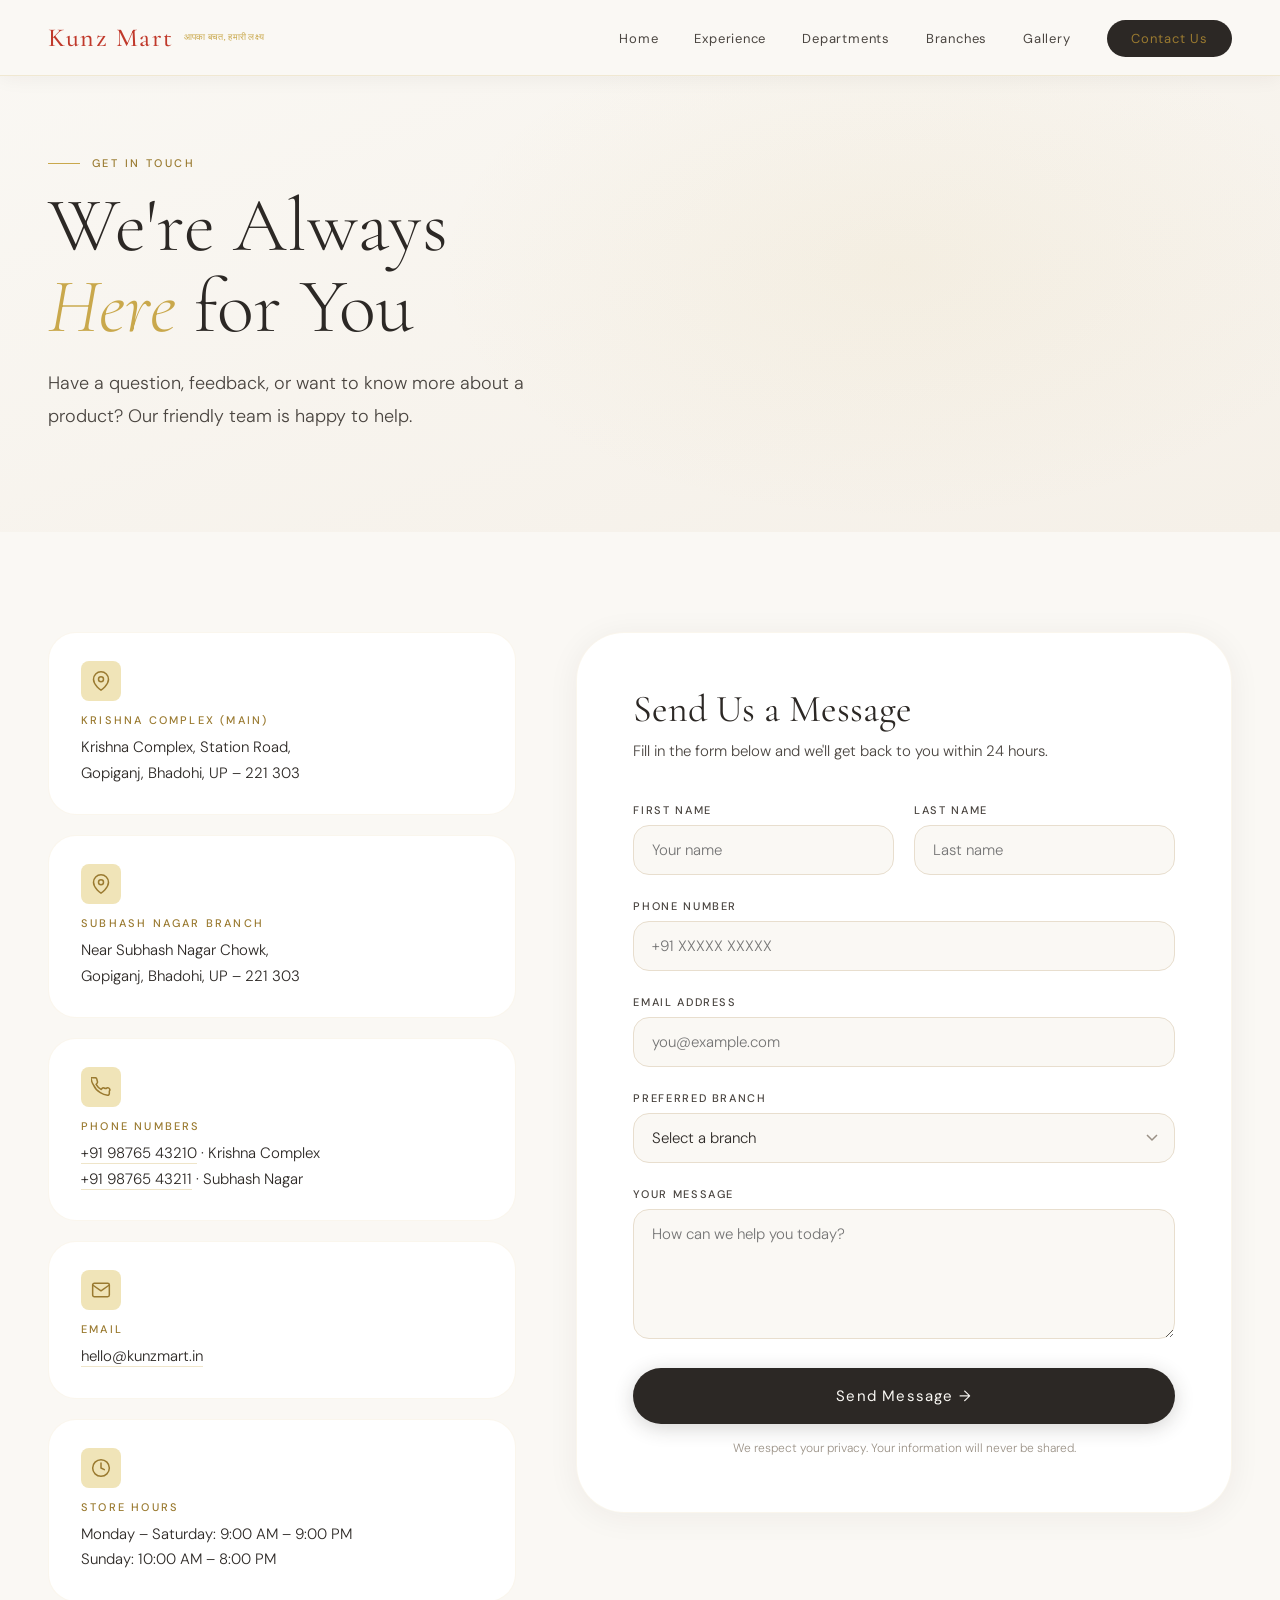
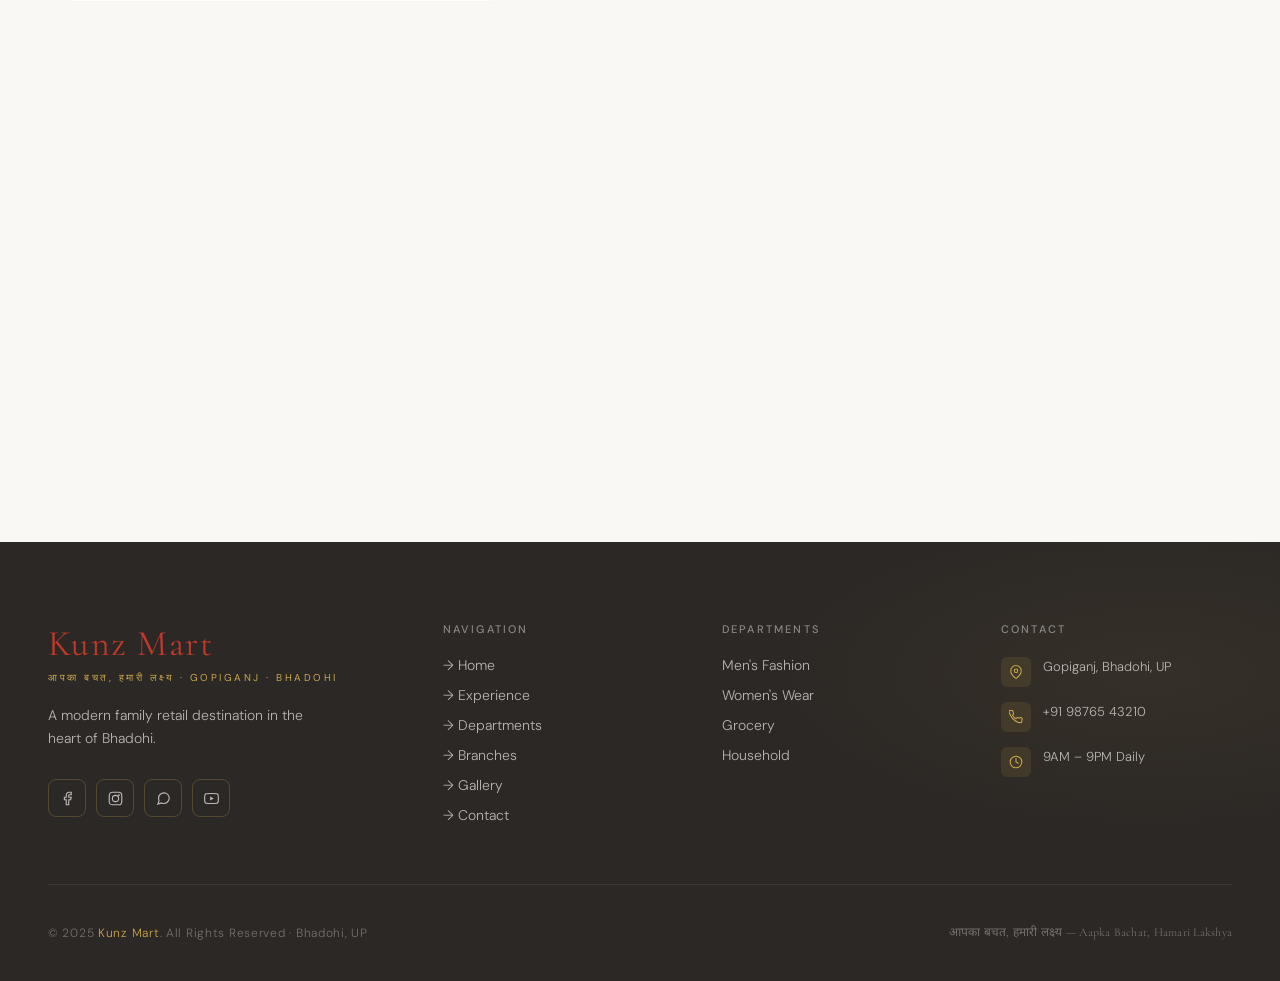
<file: contact.html>
<!DOCTYPE html>
<html lang="en">
<head>
  <meta charset="UTF-8" />
  <meta name="viewport" content="width=device-width, initial-scale=1.0" />
  <meta name="description" content="Contact Kunz Mart – get in touch with our team in Gopiganj, Bhadohi, Uttar Pradesh." />
  <title>Contact Us · Kunz Mart</title>
  <link rel="preconnect" href="https://fonts.googleapis.com" />
  <link rel="preconnect" href="https://fonts.gstatic.com" crossorigin />
  <link rel="stylesheet" href="https://fonts.googleapis.com/css2?family=Noto+Sans+Devanagari:wght@300;400;500&display=swap" />
  <link rel="stylesheet" href="style.css" />
  <script src="site-config.js"></script>
  <style>
    .contact-hero-bg{position:absolute;inset:0;background:radial-gradient(ellipse 60% 80% at 70% 50%,rgba(201,168,76,.07),transparent 60%)}
    .contact-hero-title{font-family:var(--font-display);font-size:clamp(44px,6vw,80px);font-weight:300;line-height:1.05;color:var(--charcoal);margin-top:16px;margin-bottom:20px}
    .contact-hero-title em{font-style:italic;color:var(--gold)}
    .contact-section{padding:100px 0 120px}
    .contact-layout{display:grid;grid-template-columns:1fr 1.4fr;gap:60px;align-items:start}
    .contact-info{display:flex;flex-direction:column;gap:20px}
    .contact-info-card{background:var(--warm-white);border:1px solid rgba(201,168,76,.1);border-radius:var(--radius-lg);padding:28px 32px;transition:box-shadow .35s,transform .35s var(--spring)}
    .contact-info-card:hover{box-shadow:0 12px 40px rgba(44,40,37,.08);transform:translateY(-3px)}
    /* FIX: SVG icon box replaces emoji */
    .contact-info-icon{width:40px;height:40px;background:var(--gold-pale);border-radius:var(--radius-sm);display:flex;align-items:center;justify-content:center;color:var(--gold-dark);margin-bottom:12px}
    .contact-info-icon svg{width:20px;height:20px;stroke:currentColor;fill:none;stroke-width:1.8;stroke-linecap:round;stroke-linejoin:round}
    .contact-info-title{font-size:11px;font-weight:500;letter-spacing:.2em;text-transform:uppercase;color:var(--gold-dark);margin-bottom:8px}
    .contact-info-text{font-size:15px;font-weight:300;line-height:1.7;color:var(--charcoal)}
    .contact-info-link{color:var(--charcoal);text-decoration:none;border-bottom:1px solid rgba(201,168,76,.3);transition:border-color .3s,color .3s}
    .contact-info-link:hover{color:var(--gold-dark);border-color:var(--gold)}
    .contact-form-card{background:var(--warm-white);border:1px solid rgba(201,168,76,.1);border-radius:var(--radius-xl);padding:56px;box-shadow:0 4px 32px rgba(44,40,37,.06)}
    .contact-form-title{font-family:var(--font-display);font-size:38px;font-weight:400;color:var(--charcoal);margin-bottom:8px}
    .contact-form-subtitle{font-size:15px;font-weight:300;color:var(--charcoal-2);margin-bottom:40px;line-height:1.6}
    .form-group{margin-bottom:24px}
    .form-row{display:grid;grid-template-columns:1fr 1fr;gap:20px}
    .form-label{display:block;font-size:11px;font-weight:500;letter-spacing:.15em;text-transform:uppercase;color:var(--charcoal-2);margin-bottom:8px}
    .form-input,.form-select,.form-textarea{width:100%;background:var(--ivory);border:1px solid var(--beige);border-radius:var(--radius-md);padding:14px 18px;font-family:var(--font-body);font-size:15px;font-weight:300;color:var(--charcoal);transition:border-color .3s,box-shadow .3s;outline:none;-webkit-appearance:none}
    .form-input:focus,.form-select:focus,.form-textarea:focus{border-color:var(--gold);box-shadow:0 0 0 4px rgba(201,168,76,.1)}
    .form-textarea{min-height:130px;resize:vertical}
    .form-select{background-image:url("data:image/svg+xml,%3Csvg width='12' height='8' viewBox='0 0 12 8' fill='none' xmlns='http://www.w3.org/2000/svg'%3E%3Cpath d='M1 1l5 5 5-5' stroke='%239a9186' stroke-width='1.5'/%3E%3C/svg%3E");background-repeat:no-repeat;background-position:right 16px center;padding-right:40px;cursor:pointer}
    .form-submit{width:100%;padding:18px;background:var(--charcoal);color:var(--ivory);border:none;border-radius:100px;font-family:var(--font-body);font-size:15px;font-weight:400;letter-spacing:.08em;cursor:pointer;transition:background .35s,transform .35s var(--spring),box-shadow .35s;box-shadow:0 4px 20px rgba(44,40,37,.2)}
    .form-submit:hover{background:var(--gold-dark);transform:translateY(-3px);box-shadow:0 8px 32px rgba(201,168,76,.3)}
    .form-note{text-align:center;margin-top:16px;font-size:12px;font-weight:300;color:var(--warm-grey)}
    .contact-map-wrap{height:420px;overflow:hidden}
    .contact-map-wrap iframe{width:100%;height:100%;border:none;filter:saturate(.8)}
    @media(max-width:768px){.contact-layout{grid-template-columns:1fr}.form-row{grid-template-columns:1fr}.contact-form-card{padding:36px 24px}}
  </style>
</head>
<body>
  <div class="cursor-dot"></div>
  <div class="cursor-ring"></div>
<nav class="navbar">
    <div class="nav-inner">
      <a href="index.html" class="nav-logo">
        <span class="nav-logo-main">Kunz Mart</span>
        <span class="nav-logo-sub">आपका बचत, हमारी लक्ष्य</span>
      </a>
      <ul class="nav-menu" id="navMenu">
        <li><a href="index.html">Home</a></li>
        <li><a href="experience.html">Experience</a></li>
        <li><a href="departments.html">Departments</a></li>
        <li><a href="branches.html">Branches</a></li>
        <li><a href="gallery.html">Gallery</a></li>
        <li><a href="contact.html" class="nav-cta">Contact Us</a></li>
      </ul>
    </div>
  </nav>
  <!-- ════════════════════════════════════════════════════
       MOBILE HORIZONTAL SCROLL NAV
       Horizontal scroll bar — visible on mobile only.
       Active item set by script.js on page load.
       ════════════════════════════════════════════════════ -->
  <nav class="km-mobile-nav" aria-label="Mobile Navigation" role="navigation">
    <div class="km-mobile-nav-track" id="kmMobileNavTrack">

      <a href="index.html" class="km-mobile-nav-item" data-page="index.html">
        <svg viewBox="0 0 24 24" aria-hidden="true" focusable="false">
          <path d="M3 9.5L12 3l9 6.5V20a1 1 0 01-1 1H5a1 1 0 01-1-1V9.5z"/>
          <path d="M9 21V12h6v9"/>
        </svg>
        <span>Home</span>
      </a>

      <a href="experience.html" class="km-mobile-nav-item" data-page="experience.html">
        <svg viewBox="0 0 24 24" aria-hidden="true" focusable="false">
          <rect x="2" y="7" width="20" height="14" rx="1"/>
          <path d="M16 7V5a2 2 0 00-2-2h-4a2 2 0 00-2 2v2"/>
          <line x1="12" y1="12" x2="12" y2="16"/>
          <line x1="10" y1="14" x2="14" y2="14"/>
        </svg>
        <span>Experience</span>
      </a>

      <a href="departments.html" class="km-mobile-nav-item" data-page="departments.html">
        <svg viewBox="0 0 24 24" aria-hidden="true" focusable="false">
          <rect x="3" y="3" width="7" height="7" rx="1"/>
          <rect x="14" y="3" width="7" height="7" rx="1"/>
          <rect x="3" y="14" width="7" height="7" rx="1"/>
          <rect x="14" y="14" width="7" height="7" rx="1"/>
        </svg>
        <span>Departments</span>
      </a>

      <a href="branches.html" class="km-mobile-nav-item" data-page="branches.html">
        <svg viewBox="0 0 24 24" aria-hidden="true" focusable="false">
          <path d="M21 10c0 7-9 13-9 13S3 17 3 10a9 9 0 0118 0z"/>
          <circle cx="12" cy="10" r="3"/>
        </svg>
        <span>Branches</span>
      </a>

      <a href="gallery.html" class="km-mobile-nav-item" data-page="gallery.html">
        <svg viewBox="0 0 24 24" aria-hidden="true" focusable="false">
          <rect x="3" y="3" width="18" height="18" rx="2"/>
          <circle cx="8.5" cy="8.5" r="1.5"/>
          <polyline points="21 15 16 10 5 21"/>
        </svg>
        <span>Gallery</span>
      </a>

      <a href="contact.html" class="km-mobile-nav-item km-mobile-cta" data-page="contact.html">
        <svg viewBox="0 0 24 24" aria-hidden="true" focusable="false">
          <path d="M4 4h16c1.1 0 2 .9 2 2v12c0 1.1-.9 2-2 2H4c-1.1 0-2-.9-2-2V6c0-1.1.9-2 2-2z"/>
          <polyline points="22 6 12 13 2 6"/>
        </svg>
        <span>Contact</span>
      </a>

    </div>
  </nav>


  <!-- HERO -->
  <section class="contact-hero">
    <div class="contact-hero-bg" aria-hidden="true"></div>
    <div class="container">
      <div class="section-label reveal">Get in Touch</div>
      <h1 class="contact-hero-title reveal" data-delay="100">We're Always<br><em>Here</em> for You</h1>
      <p class="reveal" data-delay="200" style="font-size:18px;font-weight:300;line-height:1.8;color:var(--charcoal-2);max-width:520px;">
        Have a question, feedback, or want to know more about a product?
        Our friendly team is happy to help.
      </p>
    </div>
  </section>

  <!-- CONTACT -->
  <section class="contact-section">
    <div class="container">
      <div class="contact-layout">

        <!-- Info cards — FIX: SVG icons, plain email -->
        <div class="contact-info">
          <div class="contact-info-card reveal" data-delay="100">
            <div class="contact-info-icon">
              <svg viewBox="0 0 24 24"><path d="M21 10c0 7-9 13-9 13s-9-6-9-13a9 9 0 0118 0z"/><circle cx="12" cy="10" r="3"/></svg>
            </div>
            <div class="contact-info-title">Krishna Complex (Main)</div>
            <div class="contact-info-text">Krishna Complex, Station Road,<br>Gopiganj, Bhadohi, UP – 221 303</div>
          </div>
          <div class="contact-info-card reveal" data-delay="150">
            <div class="contact-info-icon">
              <svg viewBox="0 0 24 24"><path d="M21 10c0 7-9 13-9 13s-9-6-9-13a9 9 0 0118 0z"/><circle cx="12" cy="10" r="3"/></svg>
            </div>
            <div class="contact-info-title">Subhash Nagar Branch</div>
            <div class="contact-info-text">Near Subhash Nagar Chowk,<br>Gopiganj, Bhadohi, UP – 221 303</div>
          </div>
          <div class="contact-info-card reveal" data-delay="200">
            <div class="contact-info-icon">
              <svg viewBox="0 0 24 24"><path d="M22 16.92v3a2 2 0 01-2.18 2 19.79 19.79 0 01-8.63-3.07A19.5 19.5 0 013.07 9.8a19.79 19.79 0 01-3.07-8.63A2 2 0 012 .82h3a2 2 0 012 1.72 12.84 12.84 0 00.7 2.81 2 2 0 01-.45 2.11L6.09 8.91a16 16 0 006 6l1.27-1.27a2 2 0 012.11-.45 12.84 12.84 0 002.81.7A2 2 0 0122 16.92z"/></svg>
            </div>
            <div class="contact-info-title">Phone Numbers</div>
            <div class="contact-info-text">
              <a href="tel:+919876543210" class="contact-info-link">+91 98765 43210</a> · Krishna Complex<br>
              <a href="tel:+919876543211" class="contact-info-link">+91 98765 43211</a> · Subhash Nagar
            </div>
          </div>
          <div class="contact-info-card reveal" data-delay="250">
            <div class="contact-info-icon">
              <svg viewBox="0 0 24 24"><path d="M4 4h16c1.1 0 2 .9 2 2v12c0 1.1-.9 2-2 2H4c-1.1 0-2-.9-2-2V6c0-1.1.9-2 2-2z"/><polyline points="22,6 12,13 2,6"/></svg>
            </div>
            <div class="contact-info-title">Email</div>
            <!-- FIX: plain email address, no Cloudflare obfuscation -->
            <div class="contact-info-text"><a href="mailto:hello@kunzmart.in" class="contact-info-link">hello@kunzmart.in</a></div>
          </div>
          <div class="contact-info-card reveal" data-delay="300">
            <div class="contact-info-icon">
              <svg viewBox="0 0 24 24"><circle cx="12" cy="12" r="10"/><polyline points="12 6 12 12 16 14"/></svg>
            </div>
            <div class="contact-info-title">Store Hours</div>
            <div class="contact-info-text">Monday – Saturday: 9:00 AM – 9:00 PM<br>Sunday: 10:00 AM – 8:00 PM</div>
          </div>
        </div>

        <!-- Form -->
        <div class="contact-form-card reveal" data-delay="150">
          <h2 class="contact-form-title">Send Us a Message</h2>
          <p class="contact-form-subtitle">Fill in the form below and we'll get back to you within 24 hours.</p>
          <form id="contactForm" novalidate>
            <div class="form-row">
              <div class="form-group">
                <label class="form-label" for="firstName">First Name</label>
                <input class="form-input" type="text" id="firstName" name="firstName" placeholder="Your name" required />
              </div>
              <div class="form-group">
                <label class="form-label" for="lastName">Last Name</label>
                <input class="form-input" type="text" id="lastName" name="lastName" placeholder="Last name" />
              </div>
            </div>
            <div class="form-group">
              <label class="form-label" for="phone">Phone Number</label>
              <input class="form-input" type="tel" id="phone" name="phone" placeholder="+91 XXXXX XXXXX" />
            </div>
            <div class="form-group">
              <label class="form-label" for="email">Email Address</label>
              <input class="form-input" type="email" id="email" name="email" placeholder="you@example.com" />
            </div>
            <div class="form-group">
              <label class="form-label" for="branch">Preferred Branch</label>
              <select class="form-select" id="branch" name="branch">
                <option value="">Select a branch</option>
                <option value="krishna">Krishna Complex (Main)</option>
                <option value="subhash">Subhash Nagar Market</option>
              </select>
            </div>
            <div class="form-group">
              <label class="form-label" for="message">Your Message</label>
              <textarea class="form-textarea" id="message" name="message" placeholder="How can we help you today?"></textarea>
            </div>
            <button type="submit" class="form-submit">Send Message →</button>
            <p class="form-note">We respect your privacy. Your information will never be shared.</p>
          </form>
        </div>

      </div>
    </div>
  </section>

  <!-- Map — FIX: correct coordinates -->
  <div class="contact-map-wrap">
    <iframe
      src="https://maps.google.com/maps?q=25.2889571,82.4338511&z=16&output=embed"
      allowfullscreen="" loading="lazy"
      referrerpolicy="no-referrer-when-downgrade"
      title="Kunz Mart Map"
    ></iframe>
  </div>

  <!-- FOOTER -->
  <footer>
    <div class="footer-bg" aria-hidden="true"></div>
    <div class="container">
      <div class="footer-top">
        <div>
          <div class="footer-brand-name">Kunz Mart</div>
          <div class="footer-brand-tag">आपका बचत, हमारी लक्ष्य · Gopiganj · Bhadohi</div>
          <p class="footer-brand-desc">A modern family retail destination in the heart of Bhadohi.</p>
          <div class="footer-socials">
            <a href="#" class="footer-social-btn" aria-label="Facebook"><svg viewBox="0 0 24 24"><path d="M18 2h-3a5 5 0 00-5 5v3H7v4h3v8h4v-8h3l1-4h-4V7a1 1 0 011-1h3z"/></svg></a>
            <a href="#" class="footer-social-btn" aria-label="Instagram"><svg viewBox="0 0 24 24"><rect x="2" y="2" width="20" height="20" rx="5"/><circle cx="12" cy="12" r="5"/><circle cx="17.5" cy="6.5" r="1.5" fill="currentColor" stroke="none"/></svg></a>
            <a href="#" class="footer-social-btn" aria-label="WhatsApp"><svg viewBox="0 0 24 24"><path d="M21 11.5a8.38 8.38 0 01-.9 3.8 8.5 8.5 0 01-7.6 4.7 8.38 8.38 0 01-3.8-.9L3 21l1.9-5.7a8.38 8.38 0 01-.9-3.8 8.5 8.5 0 014.7-7.6 8.38 8.38 0 013.8-.9h.5a8.48 8.48 0 018 8v.5z"/></svg></a>
            <a href="#" class="footer-social-btn" aria-label="YouTube"><svg viewBox="0 0 24 24"><path d="M22.54 6.42a2.78 2.78 0 00-1.95-1.96C18.88 4 12 4 12 4s-6.88 0-8.59.46a2.78 2.78 0 00-1.95 1.96A29 29 0 001 12a29 29 0 00.46 5.58 2.78 2.78 0 001.95 1.95C5.12 20 12 20 12 20s6.88 0 8.59-.47a2.78 2.78 0 001.95-1.95A29 29 0 0023 12a29 29 0 00-.46-5.58z"/><polygon points="9.75 15.02 15.5 12 9.75 8.98 9.75 15.02" style="fill:currentColor;stroke:none"/></svg></a>
          </div>
        </div>
        <div>
          <div class="footer-col-title">Navigation</div>
          <ul class="footer-links">
            <li><a href="index.html">→ Home</a></li>
            <li><a href="experience.html">→ Experience</a></li>
            <li><a href="departments.html">→ Departments</a></li>
            <li><a href="branches.html">→ Branches</a></li>
            <li><a href="gallery.html">→ Gallery</a></li>
            <li><a href="contact.html">→ Contact</a></li>
          </ul>
        </div>
        <div>
          <div class="footer-col-title">Departments</div>
          <ul class="footer-links">
            <li><a href="departments.html">Men's Fashion</a></li>
            <li><a href="departments.html">Women's Wear</a></li>
            <li><a href="departments.html">Grocery</a></li>
            <li><a href="departments.html">Household</a></li>
          </ul>
        </div>
        <div>
          <div class="footer-col-title">Contact</div>
          <div class="footer-contact-item">
            <span class="footer-contact-icon"><svg viewBox="0 0 24 24"><path d="M21 10c0 7-9 13-9 13s-9-6-9-13a9 9 0 0118 0z"/><circle cx="12" cy="10" r="3"/></svg></span>
            <span class="footer-contact-text">Gopiganj, Bhadohi, UP</span>
          </div>
          <div class="footer-contact-item">
            <span class="footer-contact-icon"><svg viewBox="0 0 24 24"><path d="M22 16.92v3a2 2 0 01-2.18 2 19.79 19.79 0 01-8.63-3.07A19.5 19.5 0 013.07 9.8a19.79 19.79 0 01-3.07-8.63A2 2 0 012 .82h3a2 2 0 012 1.72 12.84 12.84 0 00.7 2.81 2 2 0 01-.45 2.11L6.09 8.91a16 16 0 006 6l1.27-1.27a2 2 0 012.11-.45 12.84 12.84 0 002.81.7A2 2 0 0122 16.92z"/></svg></span>
            <span class="footer-contact-text">+91 98765 43210</span>
          </div>
          <div class="footer-contact-item">
            <span class="footer-contact-icon"><svg viewBox="0 0 24 24"><circle cx="12" cy="12" r="10"/><polyline points="12 6 12 12 16 14"/></svg></span>
            <span class="footer-contact-text">9AM – 9PM Daily</span>
          </div>
        </div>
      </div>
      <div class="footer-bottom">
        <div class="footer-copy">© 2025 <span>Kunz Mart</span>. All Rights Reserved · Bhadohi, UP</div>
        <div class="footer-tagline">आपका बचत, हमारी लक्ष्य — Aapka Bachat, Hamari Lakshya</div>
      </div>
    </div>
  </footer>

  <script src="script.js"></script>
  <script>
    document.getElementById('contactForm')?.addEventListener('submit', function(e) {
      e.preventDefault();
      const btn = this.querySelector('.form-submit');
      btn.textContent = 'Message Sent ✓';
      btn.style.background = 'var(--gold-dark)';
      btn.style.transform = 'translateY(-2px)';
      btn.disabled = true;
      setTimeout(() => {
        btn.textContent = 'Send Message →';
        btn.style.background = '';
        btn.style.transform = '';
        btn.disabled = false;
        this.reset();
      }, 4000);
    });
  </script>
</body>
</html>
</file>
<file: style.css>
/* ============================================================
   KUNZ MART — Premium Retail CSS v3.0
   Full audit: navbar fix, hamburger drawer, SVG icons,
   slider, maps, visibility, spelling, responsiveness
   ============================================================ */

@import url('https://fonts.googleapis.com/css2?family=Cormorant+Garamond:ital,wght@0,300;0,400;0,500;0,600;1,300;1,400&family=DM+Sans:ital,opsz,wght@0,9..40,200;0,9..40,300;0,9..40,400;0,9..40,500;0,9..40,600;1,9..40,300&display=swap');

/* ── Variables ─────────────────────────────────────────────── */
:root {
  --ivory:        #faf8f4;
  --ivory-2:      #f5f0e8;
  --ivory-3:      #ede8de;
  --warm-white:   #ffffff;
  --logo-red:     #c0392b;
  --beige:        #e8dece;
  --beige-mid:    #d4c9b8;
  --warm-grey:    #9a9186;
  --charcoal:     #2c2825;
  --charcoal-2:   #4a4540;
  --gold:         #c9a84c;
  --gold-light:   #e5c97a;
  --gold-pale:    #f0e4b8;
  --gold-dark:    #9a7a30;
  --glass-bg:     rgba(255,255,255,0.72);
  --glass-border: rgba(201,168,76,0.2);
  --glass-shadow: 0 8px 40px rgba(44,40,37,0.10);
  --font-display: 'Cormorant Garamond','Georgia',serif;
  --font-body:    'DM Sans','Helvetica Neue',sans-serif;
  --radius-sm:    8px;
  --radius-md:    16px;
  --radius-lg:    28px;
  --radius-xl:    48px;
  --ease:         cubic-bezier(0.25,0.46,0.45,0.94);
  --spring:       cubic-bezier(0.34,1.56,0.64,1);
  --nav-h:        76px;   /* FIX: used everywhere for offset */
}

/* ── Reset ─────────────────────────────────────────────────── */
*,*::before,*::after{box-sizing:border-box;margin:0;padding:0}
html{scroll-behavior:smooth;font-size:16px;-webkit-font-smoothing:antialiased}
body{font-family:var(--font-body);background:var(--ivory);color:var(--charcoal);overflow-x:hidden;}
h1,h2,h3{font-family:var(--font-display);font-weight:400;line-height:1.1;color:var(--charcoal)}
a{color:inherit}
img,iframe,svg{display:block}

/* ── Cursor ────────────────────────────────────────────────── */

/* ── Utilities ─────────────────────────────────────────────── */
.container{max-width:1280px;margin:0 auto;padding:0 48px}

.glass{background:var(--glass-bg);-webkit-backdrop-filter:blur(20px) saturate(180%);backdrop-filter:blur(20px) saturate(180%);border:1px solid var(--glass-border);box-shadow:var(--glass-shadow)}

.reveal{opacity:0;transform:translateY(24px);transition:opacity .7s var(--ease),transform .7s var(--ease);will-change:opacity,transform}
.reveal.visible{opacity:1;transform:translateY(0);will-change:auto}

.section-label{font-size:11px;font-weight:500;letter-spacing:.22em;text-transform:uppercase;color:var(--gold-dark);display:flex;align-items:center;gap:12px}
.section-label::before{content:'';display:block;width:32px;height:1px;background:var(--gold);flex-shrink:0}

.section-label-center{display:flex;align-items:center;justify-content:center;gap:12px;font-size:11px;font-weight:500;letter-spacing:.22em;text-transform:uppercase;color:var(--gold-dark)}
.section-label-center::before,.section-label-center::after{content:'';display:block;width:28px;height:1px;background:var(--gold)}

.section-heading{font-size:clamp(36px,4vw,58px);font-weight:300;color:var(--charcoal);margin-top:16px;margin-bottom:18px}
.section-heading em{font-style:italic;color:var(--gold)}
.section-subhead{font-size:16px;font-weight:300;color:var(--charcoal-2);max-width:480px;margin:0 auto;line-height:1.7}
.section-header{text-align:center;margin-bottom:72px}

/* ── Buttons ───────────────────────────────────────────────── */
.btn-primary{display:inline-flex;align-items:center;gap:10px;background:var(--charcoal);color:var(--ivory);text-decoration:none;font-family:var(--font-body);font-size:14px;font-weight:400;letter-spacing:.06em;padding:16px 36px;border-radius:100px;transition:background .35s,transform .35s var(--spring),box-shadow .35s;box-shadow:0 4px 20px rgba(44,40,37,.2);border:none;cursor:pointer}
.btn-primary:hover{background:var(--gold-dark);transform:translateY(-3px) scale(1.02);box-shadow:0 8px 32px rgba(201,168,76,.35)}
.btn-secondary{display:inline-flex;align-items:center;gap:10px;background:transparent;color:var(--charcoal);text-decoration:none;font-family:var(--font-body);font-size:14px;font-weight:400;letter-spacing:.06em;padding:16px 32px;border-radius:100px;border:1px solid rgba(44,40,37,.2);transition:border-color .35s,background .35s,transform .35s}
.btn-secondary:hover{border-color:var(--gold);background:rgba(201,168,76,.07);transform:translateY(-2px)}
.btn-arrow{display:inline-block;transition:transform .3s var(--spring)}
.btn-primary:hover .btn-arrow,.btn-secondary:hover .btn-arrow{transform:translateX(4px)}

/* ════════════════════════════════════════
   NAVIGATION — FIX: always visible, no overlap
   ════════════════════════════════════════ */
.navbar{
  position:fixed;top:0;left:0;right:0;
  z-index:1000;height:var(--nav-h);
  background:rgba(250,248,244,.97);
  -webkit-backdrop-filter:blur(24px) saturate(180%);
  backdrop-filter:blur(24px) saturate(180%);
  border-bottom:1px solid rgba(201,168,76,.2);
  box-shadow:0 1px 20px rgba(44,40,37,.06);
  transition:box-shadow .4s,background .4s;
  will-change:transform;
  -webkit-transform:translateZ(0);
  transform:translateZ(0);
}
.navbar.scrolled{
  background:rgba(250,248,244,.99);
  box-shadow:0 2px 32px rgba(44,40,37,.10);
  border-bottom-color:rgba(201,168,76,.3);
}
.nav-inner{display:flex;align-items:center;justify-content:space-between;height:100%;padding:0 48px}

.nav-logo{display:flex;flex-direction:row;align-items:center;text-decoration:none;gap:10px;}
.nav-logo-main{font-family:var(--font-display);font-size:26px;font-weight:500;color:var(--logo-red);letter-spacing:.06em;line-height:1}
.nav-logo-sub{font-size:9px;font-weight:400;letter-spacing:.02em;color:var(--gold);font-family:'Noto Serif Devanagari',serif;}

.nav-menu{display:flex;align-items:center;gap:36px;list-style:none}
.nav-menu a{text-decoration:none;font-size:13px;font-weight:400;letter-spacing:.06em;color:var(--charcoal-2);position:relative;padding-bottom:3px;transition:color .3s}
.nav-menu a::after{content:'';position:absolute;bottom:0;left:0;width:0;height:1px;background:var(--gold);transition:width .35s var(--ease)}
.nav-menu a:hover{color:var(--charcoal)}
.nav-menu a:hover::after{width:100%}
.nav-menu a.nav-active{color:var(--gold-dark)!important}
.nav-menu a.nav-active::after{width:100%!important}

.nav-cta{background:var(--charcoal)!important;color:var(--ivory)!important;padding:10px 24px!important;border-radius:100px!important;letter-spacing:.08em!important;transition:background .3s,transform .3s!important}
.nav-cta::after{display:none!important}
.nav-cta:hover{background:var(--gold)!important;transform:translateY(-1px)}

.nav-hamburger{display:none;flex-direction:column;gap:5px;cursor:pointer;padding:6px;background:none;border:none;position:relative;z-index:1200}
.nav-hamburger span{width:22px;height:2px;background:var(--charcoal);border-radius:2px;transition:all .32s var(--ease);display:block}

/* FIX: HAMBURGER — side drawer, no layout collapse */
.nav-overlay{display:none;position:fixed;inset:0;background:rgba(44,40,37,.4);z-index:1050;opacity:0;transition:opacity .35s;pointer-events:none}
.nav-overlay.visible{opacity:1;pointer-events:all}

/* ════════════════════════════════════════
   HERO — FIX: padding-top = nav height
   ════════════════════════════════════════ */
.hero{
  min-height:100vh;
  /* notice+offer panels above hero handle nav offset */
  position:relative;display:flex;align-items:center;overflow:hidden;background:var(--ivory);
}
.hero-bg{position:absolute;inset:0;z-index:0}
.hero-bg-gradient{position:absolute;inset:0;background:radial-gradient(ellipse 80% 70% at 60% 40%,rgba(245,235,210,.9) 0%,transparent 70%),radial-gradient(ellipse 50% 60% at 20% 80%,rgba(232,218,190,.5) 0%,transparent 60%),radial-gradient(ellipse 60% 50% at 85% 20%,rgba(255,250,235,.7) 0%,transparent 60%),linear-gradient(160deg,#faf8f4 0%,#f0ead8 40%,#e8dece 100%)}
.hero-orb{position:absolute;border-radius:50%;filter:blur(80px);opacity:.45}
.hero-orb-1{width:500px;height:500px;background:radial-gradient(circle,rgba(201,168,76,.25) 0%,transparent 70%);top:-100px;right:10%;animation:floatOrb1 12s ease-in-out infinite}
.hero-orb-2{width:350px;height:350px;background:radial-gradient(circle,rgba(250,230,180,.3) 0%,transparent 70%);bottom:10%;left:5%;animation:floatOrb2 10s ease-in-out infinite 2s}
.hero-orb-3{width:250px;height:250px;background:radial-gradient(circle,rgba(255,255,255,.6) 0%,transparent 70%);top:30%;right:35%;animation:floatOrb3 14s ease-in-out infinite 1s}
@keyframes floatOrb1{0%,100%{transform:translate(0,0)}50%{transform:translate(-30px,30px)}}
@keyframes floatOrb2{0%,100%{transform:translate(0,0)}50%{transform:translate(20px,-20px)}}
@keyframes floatOrb3{0%,100%{transform:translate(0,0)}50%{transform:translate(-15px,25px)}}
.hero-grid{position:absolute;inset:0;background-image:linear-gradient(rgba(201,168,76,.04) 1px,transparent 1px),linear-gradient(90deg,rgba(201,168,76,.04) 1px,transparent 1px);background-size:60px 60px;mask-image:radial-gradient(ellipse 70% 70% at 50% 50%,black,transparent)}
.hero-content{position:relative;z-index:2;padding:40px 48px;max-width:780px}
.hero-badge{display:inline-flex;align-items:center;gap:10px;background:rgba(255,255,255,.6);-webkit-backdrop-filter:blur(12px);backdrop-filter:blur(12px);border:1px solid rgba(201,168,76,.25);border-radius:100px;padding:8px 18px 8px 10px;margin-bottom:36px;animation:fadeSlideDown 1s var(--ease) .2s both}
.hero-badge-dot{width:6px;height:6px;background:var(--gold);border-radius:50%;animation:pulse 2s ease-in-out infinite}
@keyframes pulse{0%,100%{opacity:1;transform:scale(1)}50%{opacity:.5;transform:scale(1.3)}}
.hero-badge-text{font-size:11px;font-weight:400;letter-spacing:.16em;text-transform:uppercase;color:var(--gold-dark)}
.hero-title{font-size:clamp(52px,7vw,92px);font-weight:300;line-height:1;color:var(--charcoal);margin-bottom:28px;animation:fadeSlideUp 1.1s var(--ease) .4s both}
.hero-title em{font-style:italic;color:var(--gold)}
.hero-subtitle{font-size:17px;font-weight:300;line-height:1.7;color:var(--charcoal-2);max-width:520px;margin-bottom:48px;animation:fadeSlideUp 1.1s var(--ease) .6s both}
.hero-actions{display:flex;gap:16px;align-items:center;flex-wrap:wrap;animation:fadeSlideUp 1.1s var(--ease) .8s both}
.hero-float-card{position:absolute;right:8%;top:50%;transform:translateY(-50%);z-index:3;animation:heroCardFloat 1.2s var(--ease) 1s both,heroCardLevitate 6s ease-in-out 2.5s infinite;display:flex;flex-direction:column;gap:16px}
@keyframes heroCardFloat{from{opacity:0;transform:translateY(calc(-50% + 40px))}to{opacity:1;transform:translateY(-50%)}}
@keyframes heroCardLevitate{0%,100%{transform:translateY(-50%) translateY(0)}50%{transform:translateY(-50%) translateY(-16px)}}
.hero-stat-card{background:rgba(255,255,255,.72);-webkit-backdrop-filter:blur(24px) saturate(200%);backdrop-filter:blur(24px) saturate(200%);border:1px solid rgba(201,168,76,.2);border-radius:var(--radius-lg);padding:28px 36px;box-shadow:0 16px 60px rgba(44,40,37,.1),inset 0 1px 0 rgba(255,255,255,.9);min-width:220px}
.hero-stat-number{font-family:var(--font-display);font-size:48px;font-weight:300;color:var(--charcoal);line-height:1}
.hero-stat-label{font-size:12px;font-weight:400;letter-spacing:.12em;text-transform:uppercase;color:var(--warm-grey);margin-top:6px}
.hero-stat-gold{color:var(--gold)}
.hero-scroll-hint{position:absolute;bottom:40px;left:50%;transform:translateX(-50%);z-index:3;display:flex;flex-direction:column;align-items:center;gap:10px;animation:fadeSlideUp 1s var(--ease) 1.5s both}
.hero-scroll-line{width:1px;height:48px;background:linear-gradient(to bottom,var(--gold),transparent);animation:scrollPulse 2s ease-in-out infinite}
@keyframes scrollPulse{0%,100%{opacity:.4}50%{opacity:1}}
.hero-scroll-text{font-size:10px;letter-spacing:.2em;text-transform:uppercase;color:var(--warm-grey);writing-mode:vertical-rl}
@keyframes fadeSlideDown{from{opacity:0;transform:translateY(-20px)}to{opacity:1;transform:translateY(0)}}
@keyframes fadeSlideUp{from{opacity:0;transform:translateY(30px)}to{opacity:1;transform:translateY(0)}}

/* ════════════════════════════════════════
   IMAGE SLIDER — NEW
   ════════════════════════════════════════ */
.km-slider{position:relative;background:#17110a;overflow:hidden;width:100%}
.km-slider-viewport{position:relative;width:100%;height:500px;overflow:hidden}
.km-slider-track{display:flex;height:100%;transition:transform .8s var(--ease);will-change:transform;-webkit-transform:translateZ(0);transform:translateZ(0)}
.km-slide{flex:0 0 100%;width:100%;height:100%;position:relative;overflow:hidden;display:flex;align-items:flex-end}

/* Slide gradient backgrounds — store atmosphere */
.km-slide:nth-child(1) {background:linear-gradient(145deg,#1a1008,#2e1e00,#4a3200)}
.km-slide:nth-child(2) {background:linear-gradient(135deg,#0d1a24,#1a3040,#284a60)}
.km-slide:nth-child(3) {background:linear-gradient(150deg,#1a0818,#30102a,#501840)}
.km-slide:nth-child(4) {background:linear-gradient(130deg,#0c1a0c,#163016,#244a24)}
.km-slide:nth-child(5) {background:linear-gradient(145deg,#18100a,#2e1e0c,#4a3018)}
.km-slide:nth-child(6) {background:linear-gradient(135deg,#0e0e1a,#1c1c36,#2c2a54)}
.km-slide:nth-child(7) {background:linear-gradient(145deg,#1a1a0a,#2e2a0e,#4a421a)}
.km-slide:nth-child(8) {background:linear-gradient(130deg,#1a0a0a,#320e0e,#521416)}
.km-slide:nth-child(9) {background:linear-gradient(140deg,#0a180e,#122a1a,#1e4228)}
.km-slide:nth-child(10){background:linear-gradient(135deg,#1a1008,#2c2014,#403418)}

/* Gold shimmer */
.km-slide::before{content:'';position:absolute;inset:0;background:radial-gradient(ellipse 60% 60% at 80% 30%,rgba(201,168,76,.12) 0%,transparent 70%);pointer-events:none}

/* Abstract SVG art layer */
.km-slide-art{position:absolute;inset:0;display:flex;align-items:center;justify-content:center;opacity:.09;pointer-events:none}
.km-slide-art svg{width:55%;max-width:420px;height:auto;stroke:var(--gold-light);fill:none;stroke-width:.6}

/* Text body */
.km-slide-body{position:relative;z-index:2;width:100%;padding:0 72px 52px;background:linear-gradient(to top,rgba(0,0,0,.78) 0%,rgba(0,0,0,.18) 55%,transparent 100%)}
.km-slide-label{font-size:10px;font-weight:500;letter-spacing:.28em;text-transform:uppercase;color:var(--gold);margin-bottom:10px;display:block}
.km-slide-title{font-family:var(--font-display);font-size:clamp(26px,3.5vw,52px);font-weight:300;line-height:1.1;color:#fff}
.km-slide-title em{font-style:italic;color:var(--gold-light)}

/* Arrows */
.km-btn{position:absolute;top:50%;z-index:10;transform:translateY(-50%);width:50px;height:50px;background:rgba(255,255,255,.08);border:1px solid rgba(201,168,76,.3);border-radius:50%;display:flex;align-items:center;justify-content:center;cursor:pointer;transition:background .3s,border-color .3s,transform .3s;color:rgba(255,255,255,.85)}
.km-btn:hover{background:rgba(201,168,76,.2);border-color:var(--gold);transform:translateY(-50%) scale(1.08)}
.km-btn svg{width:20px;height:20px;stroke:currentColor;fill:none;stroke-width:2;stroke-linecap:round;stroke-linejoin:round}
.km-btn-prev{left:24px}
.km-btn-next{right:24px}

/* Dots */
.km-dots{position:absolute;bottom:18px;left:50%;transform:translateX(-50%);display:flex;gap:7px;z-index:10}
.km-dot{width:7px;height:7px;border-radius:50%;background:rgba(255,255,255,.25);border:none;padding:0;cursor:pointer;transition:background .3s,transform .3s}
.km-dot.active{background:var(--gold-light);transform:scale(1.5)}

/* ════════════════════════════════════════
   MARQUEE
   ════════════════════════════════════════ */
.marquee-strip{background:var(--charcoal);overflow:hidden;padding:14px 0;position:relative;z-index:2}
.marquee-track{display:flex;animation:marquee 26s linear infinite;white-space:nowrap}
.marquee-item{font-size:11px;font-weight:400;letter-spacing:.2em;text-transform:uppercase;color:rgba(255,255,255,.6);padding:0 32px;display:flex;align-items:center;gap:32px;flex-shrink:0}
.marquee-dot{width:4px;height:4px;background:var(--gold);border-radius:50%;flex-shrink:0}
@keyframes marquee{0%{transform:translateX(0)}100%{transform:translateX(-50%)}}

/* ════════════════════════════════════════
   NOTICE / ANNOUNCEMENT BAR
   ════════════════════════════════════════ */
.km-notice-bar{
  position:relative;z-index:990;
  margin-top:var(--nav-h);
  padding:11px 48px;
  display:flex;align-items:center;justify-content:center;gap:14px;
  font-family:var(--font-body);font-size:13px;font-weight:400;
  letter-spacing:.03em;line-height:1.4;
  transition:opacity .4s,max-height .5s var(--ease),padding .5s var(--ease);
  max-height:80px;overflow:hidden;
}
.km-notice-bar[data-type="info"]  {background:var(--gold-pale);color:var(--charcoal);}
.km-notice-bar[data-type="offer"] {background:linear-gradient(90deg,#1a3a2a 0%,#1e4430 100%);color:rgba(255,255,255,.92);}
.km-notice-bar[data-type="alert"] {background:linear-gradient(90deg,#3a1a1a 0%,#4a1f1f 100%);color:rgba(255,255,255,.92);}
.km-notice-icon{width:18px;height:18px;flex-shrink:0;border-radius:50%;display:flex;align-items:center;justify-content:center;font-size:11px;font-weight:700;}
[data-type="info"]  .km-notice-icon{background:var(--gold);color:var(--charcoal);}
[data-type="offer"] .km-notice-icon{background:rgba(201,168,76,.25);color:var(--gold-light);}
[data-type="alert"] .km-notice-icon{background:rgba(220,80,80,.3);color:#ffaaaa;}
.km-notice-text{flex:1;text-align:center;max-width:760px;}
[data-type="info"]  .km-notice-text{color:var(--charcoal-2);}
[data-type="offer"] .km-notice-text,.km-notice-bar[data-type="alert"] .km-notice-text{color:rgba(255,255,255,.88);}
.km-notice-link{flex-shrink:0;font-size:11px;font-weight:500;letter-spacing:.1em;text-transform:uppercase;text-decoration:none;padding:6px 14px;border-radius:100px;transition:background .25s,transform .25s var(--spring);white-space:nowrap;}
[data-type="info"]  .km-notice-link{background:var(--charcoal);color:var(--ivory);}
[data-type="offer"] .km-notice-link{background:var(--gold);color:var(--charcoal);}
[data-type="alert"] .km-notice-link{background:rgba(255,255,255,.15);color:rgba(255,255,255,.9);border:1px solid rgba(255,255,255,.25);}
.km-notice-link:hover{transform:translateY(-1px) scale(1.03);}
.km-notice-close{position:absolute;right:16px;top:50%;transform:translateY(-50%);background:none;border:none;cursor:pointer;width:26px;height:26px;display:flex;align-items:center;justify-content:center;border-radius:50%;opacity:.45;transition:opacity .2s,background .2s;padding:0;font-size:15px;line-height:1;}
[data-type="info"]  .km-notice-close{color:var(--charcoal);}
[data-type="offer"] .km-notice-close,[data-type="alert"] .km-notice-close{color:#fff;}
.km-notice-close:hover{opacity:1;background:rgba(0,0,0,.12);}
.km-notice-bar.dismissed{max-height:0!important;padding-top:0!important;padding-bottom:0!important;margin-top:0!important;opacity:0;pointer-events:none;}
.km-notice-bar.dismissed + .km-offer-panel{margin-top:var(--nav-h);}

/* ════════════════════════════════════════
   SPECIAL OFFER PANEL
   ════════════════════════════════════════ */
.km-offer-panel{background:var(--ivory-2);border-top:1px solid var(--beige);border-bottom:1px solid var(--beige);padding:36px 48px;display:flex;align-items:center;justify-content:space-between;gap:32px;position:relative;overflow:hidden;}
.km-offer-panel::before{content:'';position:absolute;inset:0;background:radial-gradient(ellipse 50% 120% at 80% 50%,rgba(201,168,76,.07) 0%,transparent 70%);pointer-events:none;}
.km-offer-left{display:flex;flex-direction:column;gap:4px;flex:1;}
.km-offer-badge{display:inline-flex;align-items:center;gap:8px;font-size:10px;font-weight:500;letter-spacing:.22em;text-transform:uppercase;color:var(--gold-dark);margin-bottom:8px;}
.km-offer-badge::before{content:'';display:block;width:20px;height:1px;background:var(--gold);}
.km-offer-heading{font-family:var(--font-display);font-size:clamp(22px,2.5vw,32px);font-weight:400;color:var(--charcoal);line-height:1.15;}
.km-offer-heading em{font-style:italic;color:var(--gold);}
.km-offer-body{font-size:14px;font-weight:300;line-height:1.7;color:var(--charcoal-2);max-width:480px;margin-top:10px;}
.km-offer-cta{display:inline-flex;align-items:center;gap:8px;margin-top:18px;background:var(--charcoal);color:var(--ivory);text-decoration:none;font-family:var(--font-body);font-size:13px;font-weight:400;letter-spacing:.06em;padding:12px 28px;border-radius:100px;transition:background .3s,transform .3s var(--spring),box-shadow .3s;box-shadow:0 4px 16px rgba(44,40,37,.18);width:fit-content;}
.km-offer-cta:hover{background:var(--gold-dark);transform:translateY(-2px);box-shadow:0 8px 24px rgba(201,168,76,.3);}
.km-offer-right{flex-shrink:0;}
.km-offer-pill{display:flex;flex-direction:column;align-items:center;justify-content:center;background:var(--charcoal);color:var(--ivory);border-radius:var(--radius-xl);padding:28px 36px;min-width:160px;text-align:center;box-shadow:0 8px 32px rgba(44,40,37,.18);position:relative;overflow:hidden;}
.km-offer-pill::after{content:'';position:absolute;inset:0;background:radial-gradient(circle at 30% 30%,rgba(201,168,76,.15),transparent 60%);}
.km-offer-pill-amount{font-family:var(--font-display);font-size:42px;font-weight:500;color:var(--gold-light);line-height:1;position:relative;z-index:1;}
.km-offer-pill-note{font-size:10px;font-weight:400;letter-spacing:.12em;text-transform:uppercase;color:rgba(255,255,255,.5);margin-top:8px;line-height:1.4;position:relative;z-index:1;max-width:100px;}

/* ════════════════════════════════════════
   EXPERIENCE SECTION
   ════════════════════════════════════════ */
.section-experience{padding:140px 0;background:var(--ivory);position:relative;overflow:hidden}
.experience-bg-shape{position:absolute;right:-120px;top:50%;transform:translateY(-50%);width:600px;height:600px;border-radius:50%;background:radial-gradient(circle,rgba(201,168,76,.06) 0%,transparent 70%);pointer-events:none}
.experience-layout{display:grid;grid-template-columns:1fr;gap:40px;max-width:680px}
.experience-label{margin-bottom:24px}
.experience-heading{font-size:clamp(38px,4.5vw,64px);font-weight:300;color:var(--charcoal);line-height:1.1;margin-bottom:28px}
.experience-heading em{font-style:italic;color:var(--gold)}
.experience-body{font-size:16px;font-weight:300;line-height:1.8;color:var(--charcoal-2);margin-bottom:40px;max-width:420px}
.experience-stats{display:grid;grid-template-columns:1fr 1fr;gap:1px;background:var(--beige-mid);border-radius:var(--radius-md);overflow:hidden;margin-bottom:40px}
.experience-stat{background:var(--ivory);padding:24px 28px}
.experience-stat-number{font-family:var(--font-display);font-size:40px;font-weight:300;color:var(--charcoal);line-height:1}
.experience-stat-number span{color:var(--gold)}
.experience-stat-label{font-size:12px;font-weight:400;letter-spacing:.1em;color:var(--warm-grey);margin-top:4px}
.experience-visual{position:relative}
.experience-main-card{border-radius:var(--radius-xl);overflow:hidden;aspect-ratio:4/5;background:linear-gradient(145deg,#f0e8d4,#e4d5b8,#d8c9a0);position:relative;box-shadow:0 32px 80px rgba(44,40,37,.14)}
.experience-store-interior{position:absolute;inset:0;display:flex;flex-direction:column;justify-content:flex-end;background:linear-gradient(180deg,rgba(245,235,210,.2) 0%,rgba(240,225,185,.8) 100%),repeating-linear-gradient(0deg,transparent,transparent 58px,rgba(201,168,76,.06) 58px,rgba(201,168,76,.06) 60px),repeating-linear-gradient(90deg,transparent,transparent 58px,rgba(201,168,76,.06) 58px,rgba(201,168,76,.06) 60px)}
.shelf-row{position:absolute;left:24px;right:24px;height:52px;background:rgba(255,255,255,.35);border-radius:var(--radius-sm);border:1px solid rgba(255,255,255,.5);-webkit-backdrop-filter:blur(4px);backdrop-filter:blur(4px);display:flex;align-items:center;padding:0 16px;gap:8px}
.shelf-row-1{top:80px}.shelf-row-2{top:165px}.shelf-row-3{top:250px}
.shelf-item{height:34px;border-radius:6px;flex-shrink:0}
.shelf-label{position:absolute;right:16px;font-size:10px;letter-spacing:.18em;text-transform:uppercase;color:var(--gold-dark);font-weight:500}
.ceiling-lights{position:absolute;top:0;left:0;right:0;height:6px;background:linear-gradient(90deg,transparent,rgba(255,250,220,.9) 20%,transparent 35%,rgba(255,250,220,.9) 50%,transparent 65%,rgba(255,250,220,.9) 80%,transparent)}
.light-beam{position:absolute;top:6px;width:2px;background:linear-gradient(to bottom,rgba(255,250,200,.6),transparent);transform-origin:top center}
.light-beam-1{left:20%;height:280px}.light-beam-2{left:50%;height:220px}.light-beam-3{left:80%;height:260px}
.experience-info-card{position:absolute;bottom:-24px;left:-36px;background:rgba(255,255,255,.88);-webkit-backdrop-filter:blur(20px) saturate(180%);backdrop-filter:blur(20px) saturate(180%);border:1px solid rgba(201,168,76,.2);border-radius:var(--radius-lg);padding:22px 28px;box-shadow:0 12px 48px rgba(44,40,37,.12);min-width:200px}
.info-card-tag{font-size:10px;font-weight:500;letter-spacing:.2em;text-transform:uppercase;color:var(--gold);margin-bottom:8px}
.info-card-value{font-family:var(--font-display);font-size:32px;font-weight:400;color:var(--charcoal);line-height:1}
.info-card-label{font-size:12px;color:var(--warm-grey);margin-top:4px}

/* ════════════════════════════════════════
   DEPARTMENTS
   ════════════════════════════════════════ */
.section-departments{padding:120px 0;background:linear-gradient(180deg,var(--ivory),var(--ivory-2))}
.dept-grid{display:grid;grid-template-columns:repeat(4,1fr);gap:20px}
.dept-card{background:var(--warm-white);border:1px solid rgba(201,168,76,.1);border-radius:var(--radius-lg);padding:36px 28px 64px;cursor:pointer;transition:transform .45s var(--spring),box-shadow .45s,border-color .35s;position:relative;overflow:hidden;text-decoration:none;display:block}
.dept-card::before{content:'';position:absolute;inset:0;background:linear-gradient(135deg,rgba(201,168,76,.06),transparent 60%);opacity:0;transition:opacity .4s}
.dept-card:hover{transform:translateY(-8px) scale(1.01);box-shadow:0 24px 64px rgba(44,40,37,.12),0 4px 0 var(--gold);border-color:rgba(201,168,76,.3)}
.dept-card:hover::before{opacity:1}

/* FIX: SVG icon box */
.dept-icon{width:56px;height:56px;background:linear-gradient(135deg,var(--gold-pale),rgba(201,168,76,.15));border-radius:var(--radius-md);display:flex;align-items:center;justify-content:center;margin-bottom:24px;transition:transform .4s var(--spring);border:1px solid rgba(201,168,76,.2);color:var(--gold-dark);flex-shrink:0}
.dept-icon svg{width:26px;height:26px;stroke:currentColor;fill:none;stroke-width:1.6;stroke-linecap:round;stroke-linejoin:round}
.dept-card:hover .dept-icon{transform:scale(1.1) rotate(-3deg)}
.dept-name{font-family:var(--font-display);font-size:22px;font-weight:400;color:var(--charcoal);margin-bottom:10px;line-height:1.15}
.dept-desc{font-size:13px;font-weight:300;color:var(--charcoal-2);line-height:1.65}/* FIX: was --warm-grey */
.dept-arrow{position:absolute;bottom:16px;right:20px;width:34px;height:34px;border:1px solid var(--beige-mid);border-radius:50%;display:flex;align-items:center;justify-content:center;font-size:14px;color:var(--charcoal-2);transition:background .3s,border-color .3s,transform .4s var(--spring)}
.dept-card:hover .dept-arrow{background:var(--gold);border-color:var(--gold);color:var(--warm-white);transform:translateX(3px)}

/* ════════════════════════════════════════
   SPECIAL OFFERS
   ════════════════════════════════════════ */
.section-offers{padding:120px 0;background:var(--charcoal);position:relative;overflow:hidden}
.offers-bg{position:absolute;inset:0;background:radial-gradient(ellipse 60% 80% at 80% 50%,rgba(201,168,76,.12),transparent 60%),radial-gradient(ellipse 40% 60% at 10% 80%,rgba(201,168,76,.07),transparent 50%)}
.offers-grid-bg{position:absolute;inset:0;background-image:linear-gradient(rgba(201,168,76,.04) 1px,transparent 1px),linear-gradient(90deg,rgba(201,168,76,.04) 1px,transparent 1px);background-size:48px 48px}
.offers-layout{display:grid;grid-template-columns:1fr 1.2fr;gap:80px;align-items:center;position:relative;z-index:2}
.offers-label{color:var(--gold);display:flex;align-items:center;gap:12px;font-size:11px;font-weight:500;letter-spacing:.22em;text-transform:uppercase;margin-bottom:24px}
.offers-label::before{content:'';display:block;width:32px;height:1px;background:var(--gold)}
.offers-heading{font-family:var(--font-display);font-size:clamp(40px,4.5vw,64px);font-weight:300;color:var(--ivory);line-height:1.05;margin-bottom:28px}
.offers-heading em{font-style:italic;color:var(--gold)}
.offers-body{font-size:16px;font-weight:300;color:rgba(250,248,244,.80);line-height:1.8;margin-bottom:40px;max-width:400px}/* FIX: was .65 */
.offers-threshold{display:inline-flex;align-items:center;gap:12px;background:rgba(201,168,76,.12);border:1px solid rgba(201,168,76,.3);border-radius:100px;padding:14px 24px}
.offers-threshold-amount{font-family:var(--font-display);font-size:28px;font-weight:400;color:var(--gold-light)}
.offers-threshold-text{font-size:13px;font-weight:300;color:rgba(250,248,244,.78);letter-spacing:.06em}
.prizes-grid{display:grid;grid-template-columns:1fr 1fr;gap:16px}
.prize-card{background:rgba(255,255,255,.04);border:1px solid rgba(201,168,76,.15);border-radius:var(--radius-lg);padding:28px 24px;transition:background .35s,border-color .35s,transform .35s var(--spring)}
.prize-card:hover{background:rgba(201,168,76,.08);border-color:rgba(201,168,76,.35);transform:translateY(-4px)}
.prize-card.featured{grid-column:span 2;display:flex;align-items:center;gap:24px;background:rgba(201,168,76,.08);border-color:rgba(201,168,76,.25)}

/* FIX: prize SVG icon box */
.prize-icon{width:52px;height:52px;background:rgba(201,168,76,.12);border:1px solid rgba(201,168,76,.2);border-radius:var(--radius-md);display:flex;align-items:center;justify-content:center;color:var(--gold-light);margin-bottom:14px;flex-shrink:0}
.prize-card.featured .prize-icon{width:64px;height:64px;margin-bottom:0}
.prize-icon svg{width:24px;height:24px;stroke:currentColor;fill:none;stroke-width:1.6;stroke-linecap:round;stroke-linejoin:round}
.prize-card.featured .prize-icon svg{width:28px;height:28px}
.prize-name{font-family:var(--font-display);font-size:22px;font-weight:400;color:var(--ivory);margin-bottom:4px}
.prize-card.featured .prize-name{font-size:28px}
.prize-desc{font-size:12px;font-weight:300;color:rgba(250,248,244,.65);letter-spacing:.06em}

/* ════════════════════════════════════════
   BRANCHES
   ════════════════════════════════════════ */
.section-branches{padding:120px 0;background:var(--ivory-2)}
.branches-grid{display:grid;grid-template-columns:1fr 1fr;gap:28px;margin-top:72px}
.branch-card{background:var(--warm-white);border:1px solid rgba(201,168,76,.12);border-radius:var(--radius-xl);overflow:hidden;transition:transform .45s var(--spring),box-shadow .45s}
.branch-card:hover{transform:translateY(-8px);box-shadow:0 32px 80px rgba(44,40,37,.12)}
.branch-map-container{height:260px;background:var(--beige);position:relative;overflow:hidden}
.branch-map-container iframe{width:100%;height:100%;border:none;filter:saturate(.8) contrast(.95)}
.branch-map-overlay{position:absolute;inset:0;background:linear-gradient(to bottom,transparent 60%,rgba(255,255,255,.15) 100%);pointer-events:none}
.branch-tag{position:absolute;top:16px;left:16px;background:rgba(255,255,255,.88);-webkit-backdrop-filter:blur(12px);backdrop-filter:blur(12px);border:1px solid rgba(201,168,76,.2);border-radius:100px;padding:6px 16px;font-size:10px;font-weight:500;letter-spacing:.18em;text-transform:uppercase;color:var(--gold-dark)}
.branch-info{padding:36px}
.branch-name{font-family:var(--font-display);font-size:28px;font-weight:400;color:var(--charcoal);margin-bottom:12px}
.branch-address{font-size:14px;font-weight:300;line-height:1.7;color:var(--charcoal-2);margin-bottom:24px}
.branch-meta{display:flex;flex-direction:column;gap:10px;border-top:1px solid var(--ivory-3);padding-top:24px}
.branch-meta-item{display:flex;align-items:center;gap:12px}

/* FIX: branch meta SVG icon box */
.branch-meta-icon{width:34px;height:34px;background:var(--gold-pale);border-radius:var(--radius-sm);display:flex;align-items:center;justify-content:center;color:var(--gold-dark);flex-shrink:0}
.branch-meta-icon svg{width:16px;height:16px;stroke:currentColor;fill:none;stroke-width:1.8;stroke-linecap:round;stroke-linejoin:round}
.branch-meta-label{font-size:10px;font-weight:500;letter-spacing:.12em;text-transform:uppercase;color:var(--warm-grey);display:block}
.branch-meta-value{color:var(--charcoal);font-weight:400;font-size:13px}

/* ════════════════════════════════════════
   GALLERY (homepage preview)
   ════════════════════════════════════════ */
.section-gallery{padding:120px 0;background:var(--ivory)}
.gallery-grid{display:grid;grid-template-columns:repeat(12,1fr);grid-template-rows:repeat(3,200px);gap:12px;margin-top:72px}
.gallery-item{position:relative;overflow:hidden;border-radius:var(--radius-md);cursor:pointer}
.gallery-item:nth-child(1){grid-column:1/5;grid-row:1/3}
.gallery-item:nth-child(2){grid-column:5/8;grid-row:1/2}
.gallery-item:nth-child(3){grid-column:8/13;grid-row:1/2}
.gallery-item:nth-child(4){grid-column:5/9;grid-row:2/3}
.gallery-item:nth-child(5){grid-column:9/13;grid-row:2/3}
.gallery-item:nth-child(6){grid-column:1/5;grid-row:3/4}
.gallery-item:nth-child(7){grid-column:5/9;grid-row:3/4}
.gallery-item:nth-child(8){grid-column:9/13;grid-row:3/4}
.gallery-inner{width:100%;height:100%;transition:transform .6s var(--ease);display:flex;align-items:center;justify-content:center;position:relative}
.gallery-item:hover .gallery-inner{transform:scale(1.04)}

/* FIX: gallery SVG icon — no raw emoji */
.gal-icon{position:absolute;inset:0;display:flex;align-items:center;justify-content:center;opacity:.14;color:var(--gold-dark);pointer-events:none}
.gal-icon svg{width:72px;height:72px;stroke:currentColor;fill:none;stroke-width:.9;stroke-linecap:round;stroke-linejoin:round}

.gallery-overlay{position:absolute;inset:0;background:linear-gradient(135deg,rgba(44,40,37,0),rgba(44,40,37,.55) 100%);opacity:0;transition:opacity .4s;display:flex;align-items:flex-end;padding:20px}
.gallery-item:hover .gallery-overlay{opacity:1}
.gallery-caption{font-size:13px;font-weight:400;letter-spacing:.08em;color:rgba(255,255,255,.95)}

.gal-1{background:linear-gradient(135deg,#f0e4c8,#d8c9a0)}
.gal-2{background:linear-gradient(135deg,#e8dece,#c8b898)}
.gal-3{background:linear-gradient(135deg,#f5edd8,#dfd0b8)}
.gal-4{background:linear-gradient(135deg,#ede5d2,#d4c8b0)}
.gal-5{background:linear-gradient(135deg,#e4d8c4,#c8bca8)}
.gal-6{background:linear-gradient(135deg,#f0e8d8,#d8ccb8)}
.gal-7{background:linear-gradient(135deg,#e8e0d0,#ccbeac)}
.gal-8{background:linear-gradient(135deg,#f4ecdc,#e0d0bc)}

/* ── Lightbox ─────────────────────────────────── */
.lightbox{position:fixed;inset:0;background:rgba(44,40,37,.96);-webkit-backdrop-filter:blur(24px);backdrop-filter:blur(24px);z-index:9000;display:flex;align-items:center;justify-content:center;opacity:0;pointer-events:none;transition:opacity .4s}
.lightbox.active{opacity:1;pointer-events:all}
.lightbox-close{position:absolute;top:32px;right:32px;background:rgba(255,255,255,.1);border:1px solid rgba(255,255,255,.15);border-radius:50%;width:48px;height:48px;display:flex;align-items:center;justify-content:center;font-size:20px;color:var(--ivory);cursor:pointer;transition:background .3s}
.lightbox-close:hover{background:rgba(201,168,76,.2)}

/* ════════════════════════════════════════
   VISIT US
   ════════════════════════════════════════ */
.section-visit{padding:120px 0;background:var(--ivory-2)}
.visit-layout{display:grid;grid-template-columns:1fr 1.6fr;gap:60px;align-items:start;margin-top:72px}
.visit-info{display:flex;flex-direction:column;gap:32px}
.visit-info-block{background:var(--warm-white);border:1px solid rgba(201,168,76,.1);border-radius:var(--radius-lg);padding:28px 32px}

/* FIX: visit SVG icon */
.visit-info-icon{width:40px;height:40px;background:var(--gold-pale);border-radius:var(--radius-sm);display:flex;align-items:center;justify-content:center;color:var(--gold-dark);margin-bottom:14px}
.visit-info-icon svg{width:20px;height:20px;stroke:currentColor;fill:none;stroke-width:1.8;stroke-linecap:round;stroke-linejoin:round}
.visit-info-title{font-size:12px;font-weight:500;letter-spacing:.18em;text-transform:uppercase;color:var(--gold-dark);margin-bottom:8px}
.visit-info-text{font-size:15px;font-weight:300;line-height:1.7;color:var(--charcoal)}
.visit-info-text a{color:var(--charcoal);text-decoration:none;border-bottom:1px solid rgba(201,168,76,.3);transition:color .3s}
.visit-info-text a:hover{color:var(--gold-dark)}
.visit-hours{display:flex;flex-direction:column;gap:8px}
.visit-hour-row{display:flex;justify-content:space-between;align-items:center;font-size:14px;padding:8px 0;border-bottom:1px solid var(--ivory-3)}
.visit-hour-row:last-child{border-bottom:none}
.visit-hour-day{font-weight:400;color:var(--charcoal-2)}
.visit-hour-time{font-weight:300;color:var(--charcoal)}
.visit-hour-closed{color:var(--warm-grey)}
.visit-map-container{border-radius:var(--radius-xl);overflow:hidden;height:520px;box-shadow:0 20px 60px rgba(44,40,37,.1);border:1px solid rgba(201,168,76,.12)}
.visit-map-container iframe{width:100%;height:100%;border:none;filter:saturate(.9)}

/* ════════════════════════════════════════
   FOOTER — FIX: icon visibility
   ════════════════════════════════════════ */
footer{background:var(--charcoal);padding:80px 0 40px;position:relative;overflow:hidden}
.footer-bg{position:absolute;inset:0;background:radial-gradient(ellipse 50% 60% at 90% 30%,rgba(201,168,76,.06),transparent 60%)}
.footer-top{display:grid;grid-template-columns:1.5fr 1fr 1fr 1fr;gap:48px;padding-bottom:60px;border-bottom:1px solid rgba(255,255,255,.07);margin-bottom:40px;position:relative;z-index:2}
.footer-brand-name{font-family:var(--font-display);font-size:36px;font-weight:400;color:var(--logo-red);margin-bottom:6px;letter-spacing:.04em}
.footer-brand-tag{font-size:10px;font-weight:400;letter-spacing:.25em;text-transform:uppercase;color:var(--gold);margin-bottom:20px}
.footer-brand-desc{font-size:14px;font-weight:300;line-height:1.7;color:rgba(250,248,244,.68);max-width:280px;margin-bottom:28px}/* FIX: was .5 */
.footer-socials{display:flex;gap:10px}
.footer-social-btn{width:38px;height:38px;border:1px solid rgba(201,168,76,.25);border-radius:var(--radius-sm);display:flex;align-items:center;justify-content:center;text-decoration:none;color:rgba(250,248,244,.7);transition:border-color .3s,color .3s,background .3s;font-size:14px}
.footer-social-btn svg{width:15px;height:15px;stroke:currentColor;fill:none;stroke-width:1.8}
.footer-social-btn:hover{border-color:var(--gold);color:var(--gold);background:rgba(201,168,76,.08)}
.footer-col-title{font-size:11px;font-weight:500;letter-spacing:.2em;text-transform:uppercase;color:rgba(250,248,244,.45);margin-bottom:20px}
.footer-links{list-style:none;display:flex;flex-direction:column;gap:12px}
.footer-links a{text-decoration:none;font-size:14px;font-weight:300;color:rgba(250,248,244,.68);transition:color .3s;display:flex;align-items:center;gap:8px}
.footer-links a:hover{color:var(--gold-light)}
.footer-contact-item{display:flex;align-items:flex-start;gap:12px;margin-bottom:14px}

/* FIX: footer icon SVG box — was raw emoji with opacity:.5 */
.footer-contact-icon{width:30px;height:30px;background:rgba(201,168,76,.12);border-radius:6px;display:flex;align-items:center;justify-content:center;color:var(--gold);flex-shrink:0;margin-top:1px}
.footer-contact-icon svg{width:14px;height:14px;stroke:currentColor;fill:none;stroke-width:1.8;stroke-linecap:round;stroke-linejoin:round}
.footer-contact-text{font-size:13px;font-weight:300;color:rgba(250,248,244,.68);line-height:1.65}
.footer-contact-text a{color:rgba(250,248,244,.68);text-decoration:none;transition:color .3s}
.footer-contact-text a:hover{color:var(--gold-light)}
.footer-bottom{display:flex;align-items:center;justify-content:space-between;position:relative;z-index:2}
.footer-copy{font-size:12px;font-weight:300;color:rgba(250,248,244,.35);letter-spacing:.06em}
.footer-copy span{color:var(--gold)}
.footer-tagline{font-family:var(--font-display),"Noto Sans Devanagari",serif;font-size:12px;color:rgba(250,248,244,.35);letter-spacing:.02em}

/* ════════════════════════════════════════
   INNER PAGE HERO — FIX: nav offset
   ════════════════════════════════════════ */
.branches-hero,.dept-hero,.contact-hero,.exp-hero,.gallery-hero{
  padding:calc(var(--nav-h) + 80px) 0 100px;
  background:linear-gradient(160deg,var(--ivory),var(--ivory-2));
  position:relative;overflow:hidden;
}

/* ════════════════════════════════════════
   RESPONSIVE: 769–1024
   ════════════════════════════════════════ */
@media (min-width:769px) and (max-width:1024px){
  .container{padding:0 36px}
  .hero-title{font-size:56px}
  .experience-layout{grid-template-columns:1fr 1fr;gap:40px}
  .dept-grid{grid-template-columns:repeat(2,1fr);gap:16px}
  .offers-layout{grid-template-columns:1fr 1fr;gap:48px}
  .branches-grid{grid-template-columns:1fr 1fr;gap:20px}
  .visit-layout{grid-template-columns:1fr 1.4fr;gap:40px}
  .footer-top{grid-template-columns:1fr 1fr;gap:36px}
  .hero-float-card{right:4%}
  .km-slider-viewport{height:420px}
}

@media (max-width:1024px){
  .container{padding:0 32px}
  .dept-grid{grid-template-columns:repeat(2,1fr)}
  .footer-top{grid-template-columns:1fr 1fr}
  .hero-float-card{display:none}
  .experience-layout{grid-template-columns:1fr;gap:48px}
  .experience-body{max-width:100%}
  .experience-info-card{display:none}
}

/* ════════════════════════════════════════
   RESPONSIVE: ≤768
   ════════════════════════════════════════ */
@media (max-width:768px){
  :root{--nav-h:64px}
  .container{padding:0 20px}
  .nav-inner{padding:0 20px}
  /* Hamburger + drawer removed — mobile nav is .km-mobile-nav horizontal scroll bar */
  .nav-hamburger { display: none !important; }
  .nav-overlay   { display: none !important; }
  .nav-menu      { display: none !important; }

  .hero{min-height:100svh;padding-bottom:72px}
  .hero-content{padding:32px 20px}
  .hero-title{font-size:40px}
  .hero-subtitle{font-size:15px}
  .hero-actions{flex-direction:column;align-items:stretch;gap:12px}
  .btn-primary,.btn-secondary{width:100%;justify-content:center}

  .km-slider-viewport{height:320px}
  .km-slide-body{padding:0 52px 40px}
  .km-slide-title{font-size:22px}
  .km-btn{width:40px;height:40px}
  .km-btn-prev{left:10px}
  .km-btn-next{right:10px}

  .section-experience,.section-departments,.section-offers,.section-branches,.section-gallery,.section-visit{padding:80px 0}
  .offers-layout{grid-template-columns:1fr;gap:48px}
  .branches-grid{grid-template-columns:1fr}
  .visit-layout{grid-template-columns:1fr}
  .visit-map-container{height:320px}
  .gallery-grid{grid-template-columns:1fr 1fr;grid-template-rows:auto;gap:10px}
  .gallery-item{grid-column:auto!important;grid-row:auto!important;height:140px}
  .gal-icon svg{width:48px;height:48px}
  .footer-top{grid-template-columns:1fr;gap:36px}
  .footer-bottom{flex-direction:column;gap:8px;text-align:center}
  .section-heading{font-size:32px}
  .dept-grid{grid-template-columns:1fr 1fr;gap:12px}
  .dept-card{padding:22px 16px 60px}
  .dept-name{font-size:18px}
  .prizes-grid{grid-template-columns:1fr}
  .prize-card.featured{flex-direction:column;gap:16px}
  body{cursor:auto}
  .cursor-dot,.cursor-ring{display:none}
  /* Notice bar & offer panel mobile */
  .km-notice-bar{padding:10px 40px 10px 16px;font-size:12px;gap:10px;}
  .km-notice-link{display:none;}
  .km-offer-panel{flex-direction:column;padding:28px 20px;gap:24px;align-items:flex-start;}
  .km-offer-right{width:100%;}
  .km-offer-pill{flex-direction:row;gap:16px;padding:18px 24px;min-width:unset;width:100%;border-radius:var(--radius-lg);justify-content:flex-start;}
  .km-offer-pill-amount{font-size:32px;}
  .km-offer-pill-note{max-width:none;text-align:left;}
}

@media (max-width:480px){
  .dept-grid{grid-template-columns:1fr 1fr;gap:8px}
  .experience-stats{grid-template-columns:1fr 1fr}
  .km-slider-viewport{height:260px}
  .km-btn{display:none}
  .gallery-grid{grid-template-columns:1fr;gap:8px}
  .gallery-item{height:160px}
  .gal-icon svg{width:40px;height:40px}
}

/* ════════════════════════════════════════════════════════
   MOBILE HORIZONTAL SCROLL NAV
   position:fixed — sits flush below the main navbar.
   display:none on desktop — zero interference.
   ════════════════════════════════════════════════════════ */
:root { --mobile-nav-h: 56px; }

/* Hidden on desktop */
.km-mobile-nav { display: none; }

@media (max-width: 768px) {

  /* Mobile nav bar */
  .km-mobile-nav {
    display: block;
    position: fixed;
    top: var(--nav-h);
    left: 0;
    right: 0;
    z-index: 998;
    height: var(--mobile-nav-h);
    background: rgba(250,248,244,.98);
    -webkit-backdrop-filter: blur(20px) saturate(160%);
    backdrop-filter: blur(20px) saturate(160%);
    border-bottom: 1px solid rgba(201,168,76,.2);
    box-shadow: 0 2px 12px rgba(44,40,37,.08);
    will-change:transform;
    -webkit-transform:translateZ(0);
    transform:translateZ(0);
  }

  /* Scrollable track — hides scrollbar, allows touch-scroll */
  .km-mobile-nav-track {
    display: flex;
    align-items: stretch;
    height: 100%;
    overflow-x: auto;
    overflow-y: hidden;
    -webkit-overflow-scrolling: touch;
    scroll-behavior: smooth;
    scrollbar-width: none;
    -ms-overflow-style: none;
    padding: 0 8px;
    gap: 2px;
    touch-action: pan-x;
    will-change: scroll-position;
  }
  .km-mobile-nav-track::-webkit-scrollbar { display: none; }

  /* Each nav item */
  .km-mobile-nav-item {
    display: flex;
    flex-direction: column;
    align-items: center;
    justify-content: center;
    gap: 3px;
    flex: 0 0 auto;
    min-width: 68px;
    padding: 8px 12px 10px;
    text-decoration: none;
    color: var(--charcoal-2);
    font-family: var(--font-body);
    font-size: 9.5px;
    font-weight: 400;
    letter-spacing: .05em;
    text-transform: uppercase;
    position: relative;
    transition: color .2s;
    white-space: nowrap;
    -webkit-tap-highlight-color: transparent;
    user-select: none;
  }

  /* SVG icons — stroke based, no fill */
  .km-mobile-nav-item svg {
    display: block;
    width: 19px;
    height: 19px;
    stroke: currentColor;
    fill: none;
    stroke-width: 1.65;
    stroke-linecap: round;
    stroke-linejoin: round;
    flex-shrink: 0;
    transition: stroke .2s, transform .2s;
  }

  .km-mobile-nav-item:hover,
  .km-mobile-nav-item:active { color: var(--charcoal); }

  /* Active state */
  .km-mobile-nav-item.nav-active { color: var(--gold-dark); }
  .km-mobile-nav-item.nav-active svg {
    stroke: var(--gold);
    transform: translateY(-1px);
  }
  /* Gold pip underline */
  .km-mobile-nav-item.nav-active::after {
    content: '';
    position: absolute;
    bottom: 4px;
    left: 50%;
    transform: translateX(-50%);
    width: 18px;
    height: 2px;
    background: var(--gold);
    border-radius: 2px;
  }

  /* Contact item */
  .km-mobile-nav-item.km-mobile-cta { color: var(--charcoal); }
  .km-mobile-nav-item.km-mobile-cta svg { stroke: var(--gold-dark); }

  /* ── Content offsets: push below both fixed bars ── */
  .km-notice-bar {
    margin-top: calc(var(--nav-h) + var(--mobile-nav-h));
  }
  .km-notice-bar.dismissed + .km-offer-panel {
    margin-top: calc(var(--nav-h) + var(--mobile-nav-h));
  }
  .branches-hero, .dept-hero, .contact-hero, .exp-hero, .gallery-hero {
    padding-top: calc(var(--nav-h) + var(--mobile-nav-h) + 40px);
  }
}

@media (max-width: 480px) {
  .km-mobile-nav-item {
    min-width: 62px;
    padding: 8px 10px 10px;
    font-size: 9px;
  }
}

/* ════════════════════════════════════════
   PERFORMANCE OPTIMIZATIONS — mobile only
   Zero visual changes — only rendering hints
   ════════════════════════════════════════ */
@media (max-width: 768px) {
  /* Stop heavy floating orb animations on mobile */
  .hero-orb-1,
  .hero-orb-2,
  .hero-orb-3 {
    animation: none !important;
    filter: blur(40px);
  }

  /* Stop badge dot pulse and scroll hint pulse on mobile */
  .hero-badge-dot  { animation: none !important; }
  .hero-scroll-line{ animation: none !important; }

  /* Slow marquee slightly — less CPU */
  .marquee-track { animation-duration: 38s !important; }

  /* Compositing hints for slide transitions */
  .km-slide { -webkit-transform: translateZ(0); transform: translateZ(0); }

  /* Reduce dept card hover spring on mobile — smoother tap */
  .dept-card { transition: transform .2s ease, box-shadow .2s ease, border-color .2s ease; }

  /* Touch target optimizations */
  .km-mobile-nav-item { touch-action: manipulation; }
  .km-btn            { touch-action: manipulation; }
  .btn-primary,
  .btn-secondary     { touch-action: manipulation; }
}

/* Smooth font rendering on all devices */
* {
  -webkit-font-smoothing: antialiased;
  -moz-osx-font-smoothing: grayscale;
  text-rendering: optimizeLegibility;
}

/* ── Removed: decorative shelf section (Shirts/Kurtis/Household) ── */
.experience-visual        { display: none !important; }
.experience-store-interior{ display: none !important; }
.experience-info-card     { display: none !important; }
.shelf-row,.ceiling-lights,.light-beam,.aisle-lines { display: none !important; }
</file>
